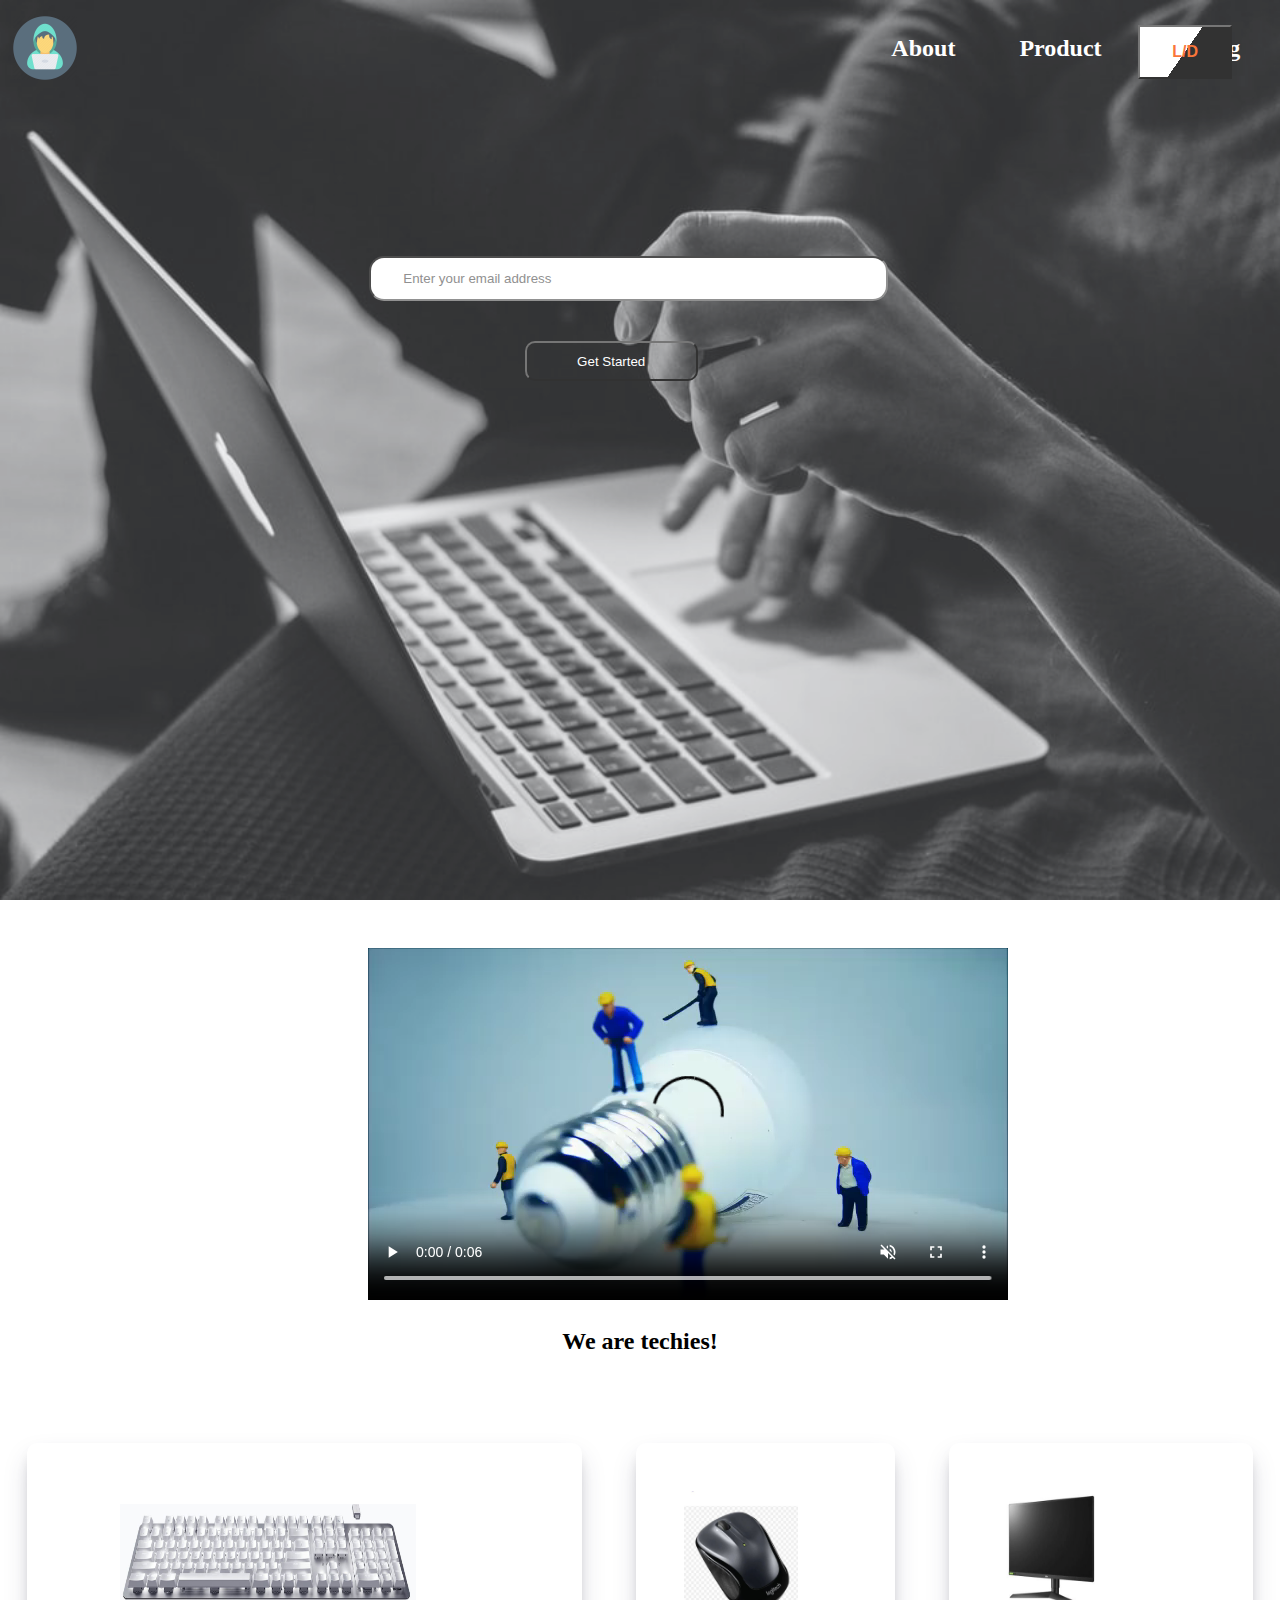
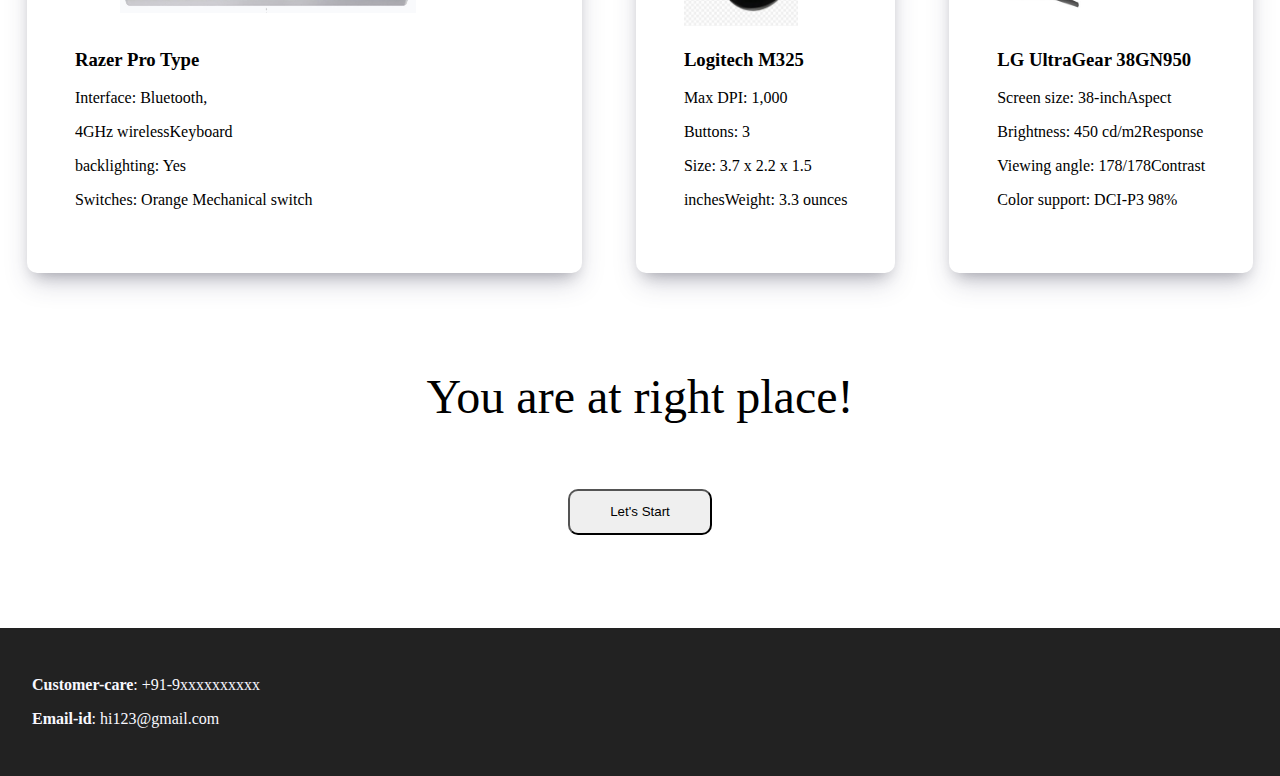
<file: product_landing/index.html>
<!DOCTYPE html>
<html lang="en">
<head>
    <meta charset="UTF-8">
    <meta http-equiv="X-UA-Compatible" content="IE=edge">
    <meta name="viewport" content="width=device-width, initial-scale=1.0">
    <title>Product Landing page</title>
    <link rel = "stylesheet" href="style.css">
</head>
<body>
    
    <section id = "front-page">
        <header id ="header" >
            <img id = "header-image" src ="93d3e31639a4d07613de9dccdc8bd5e8.png"/>
            <nav class= "nav-bar">
                <ul>
                    <li><a class = "nav-link" href= "#">About</a></li>
                    <li><a class = "nav-link" href= "#">Product</a></li>
                    <li><a class = "nav-link" href= "#">Pricing</a></li>
                </ul>    
             </nav>
             <form id = "form-btn">
             <input class="btn" type="submit" value ="L/D" />
            </form>
        </header>
        <form id= "form">
            <input
        name="email"
        id="email"
        type="email"
        placeholder="Enter your email address"
        required
      />
      <input id="submit" type="submit" value="Get Started" class="Btn" />
    </form>
    </section> 
    <section id  = "video">
        <video  id = "video-content" controls autoplay muted>
        
            <source src="WhatsApp Video 2021-07-18 at 18.18.12.mp4"
                    type="video/mp4">
        
            Sorry, your browser doesn't support embedded videos.
        </video>
        <p class ="sub-content">We are techies!</p>
    </section>
    <section id = "box">
        <div class = "small-box con1">
            <img id = "key" src = "keyboard.JPG">
            <h3>Razer Pro Type</h3>
                <p>Interface: Bluetooth,</p> 
                <p>4GHz wirelessKeyboard</p> 
                <p>backlighting: Yes</p>
                <p>Switches: Orange Mechanical switch</p>   
        </div>
        <div class = "small-box con2">
            <img id = "mouse" src = "mouse.JPG">
            <h3> Logitech M325</h3>
            
        <p>Max DPI: 1,000</p>
        <p>Buttons: 3</p>
        <p>Size: 3.7 x 2.2 x 1.5</p> 
        <p>inchesWeight: 3.3 ounces</p>
        </div>
        <div class = "small-box con3" >
            <img id = "monitor" src = "monitor.JPG">
            <h3>LG UltraGear 38GN950</h3>
            <p>Screen size: 38-inchAspect</p>
             <p>Brightness: 450 cd/m2Response</p> 
             <p>Viewing angle: 178/178Contrast</p>
             <p>Color support: DCI-P3 98%</p>

        </div>
    </section>
    <Section id = "about">
        <p>You are at right place!</p>
        <button id = "click">Let's Start</button>
    </Section>
    <footer id = "footer">
          <div class= "footer">
             <p><strong>Customer-care</strong>: +91-9xxxxxxxxxx</p> 
             <p><strong>Email-id</strong>: hi123@gmail.com</p>
          </div>
    </footer>
    <script src ="ind.js"></script>
</body>
</html>
</file>
<file: product_landing/style.css>
@import url('https://fonts.googleapis.com/css2?family=Zen+Maru+Gothic:wght@300&display=swap');
*
{
    box-sizing: border-box;
}

body
{
    margin:0 auto;
    font-family: Zen+Maru+Gothic,sans-serif;
}
ul,li
{
    list-style:none;
}

#front-page
{
 width:100%;
 height:100vh;
 padding: 1rem 0 4rem 0 ;
 background-image:url(photo-1484807352052-23338990c6c6.jfif);
 opacity: 0.8;
 background-repeat: no-repeat;
 background-size: cover;
}
a{
  text-decoration: none;
}

#header
{
    display:flex;
    justify-content: space-between;
    align-items:center;
    font-size:1.5rem;
    font-weight:600;
    
}

#header-image
{
  width:5%;
  margin-left:1%;
}

.nav-bar ul li a
{
 padding:2rem;
 color: white;
}

.nav-bar ul
{
    display:flex;
    justify-content: space-around;
    align-content: center;
    margin:0 5% 0 80%;
    padding: 0.5rem 5rem;
}


#form-btn
{
  background-color: transparent;
  margin:0.5rem 3rem 0 0;
}
.Btn
{
  padding:1em 2em;
  color:white;
  background-color:transparent;
}

.btn
{
  padding:1em 2em;
  color:rgb(250, 85, 9);
  font-weight:700;
  font-size:1rem;
  background-image:linear-gradient(-55deg, black 50%, white 50%);
}


.Btn:hover
{
 background-color:rgb(75, 74, 74);
}

#form #email 
{
  display:block;
  margin-top:25%;
}

#form
{
 padding:2rem;
 margin:0 25%;
}

#email
{
    width:90%;
    padding: 0.8rem 2rem;
    margin:5% 3%;
    border-radius:15px;
}

#submit
{
    width:30%;
    padding:0.8em;
    margin:2% 30%;
    border-radius: 10px;
    cursor:pointer;
}

#video
{
    margin: auto 25%;
    padding:3em;
}

.sub-content
{
  font-size: 1.5rem;
  text-align:center;
  font-weight:700;
}

@media(max-width:900px)
{
  #header
  {
      display:flex;
      flex-direction: column;
  }
  .nav-bar ul
  {
    padding:1rem;
    margin:1.5rem;  
  }
  #header-image
  {
      width:50%;
      margin-right:2rem;
  }
  #form
  {
      width:80%;
      padding: 1rem 1rem;
      margin-left:4rem;
      margin-top:0;
  }
  #video
  {
      margin:0;
      padding:2em 1em;
  }
  #video-content
  {
    width:100%;
  }
}

#box
{
  display:flex;
  justify-content: space-around;
  align-items:center;
}

.small-box
{
  margin:1rem 0.5rem;
 padding:3rem;
 box-shadow: rgba(50, 50, 93, 0.25) 0px 13px 27px -5px, rgba(0, 0, 0, 0.3) 0px 8px 16px -8px;
 border-radius: 10px;
}

.small-box:hover
{
  background-image:radial-gradient(black,rgb(92, 91, 91) );
  color:rgb(247, 239, 239);
  transition:  0.5s ease-out;
  padding:3.5rem;
}


#footer
{
  background-color: rgb(34, 34, 34);
  color:ghostwhite;
  padding:2rem;
}

#about
{
  display:block;
  padding:2rem;
  text-align:center;
  font-size: 3rem;
}

#click
{
  margin-bottom:5%;
  padding: 1em 3em;
  border-radius:10px;
  cursor: pointer;
}


#key
{
  width:70%;
  height:15vh;
  margin-left:7%;
  margin-right:0;
  padding:0.8rem;
}

#mouse
{
  width:70%;
  height:15vh;
}

#monitor
{
  width:50%;
  height:15vh;
}


@media(max-width:900px)
{
  #box
  {
    display:block;
  }
  #mouse
  {
    width:50%;
  }
  #monitor
  {
    width:65%;
    height:25vh;
  }
  #about
  {
    margin-bottom:15%;
    margin-left:1.5rem;
  }
}

.bg-dark {
  background: #333;
  color: #fff;
}
.bg-btn-light
{
  background-image:linear-gradient(55deg, black 50%, white 50%);
}
</file>
